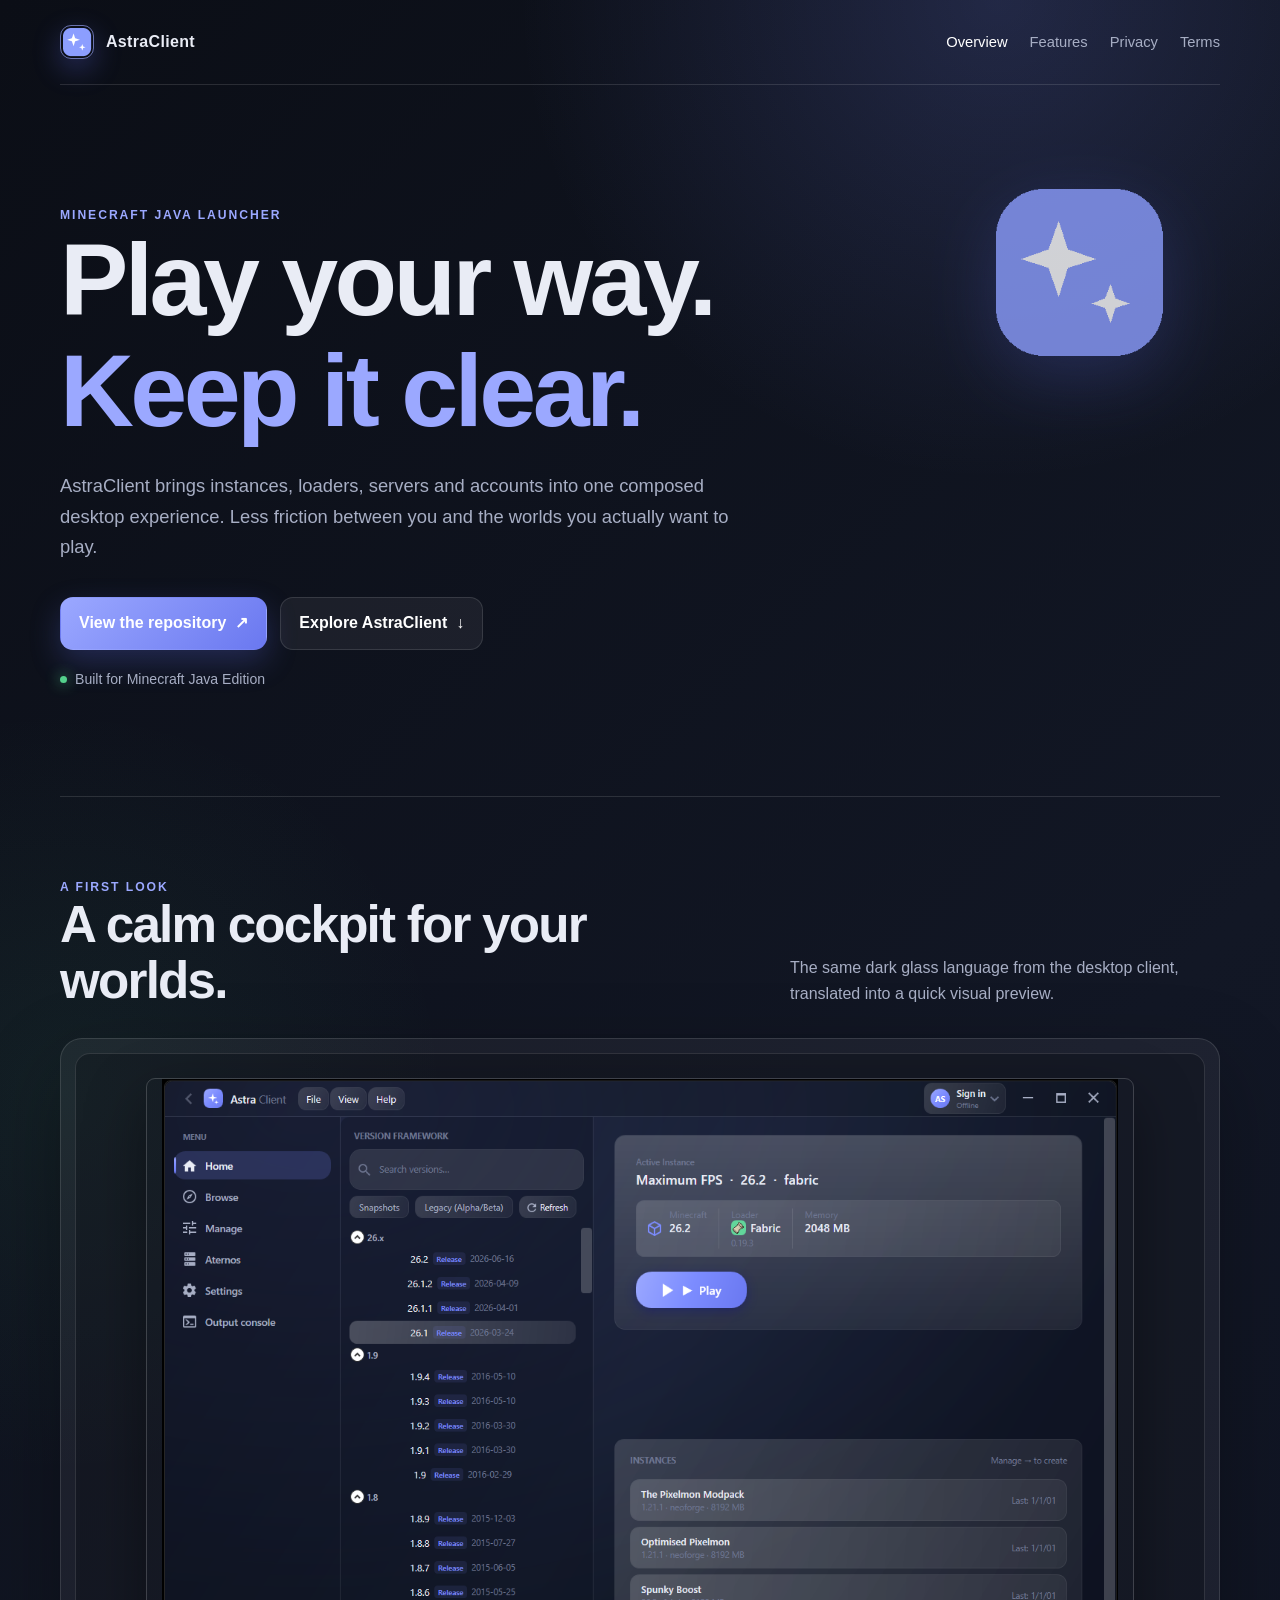
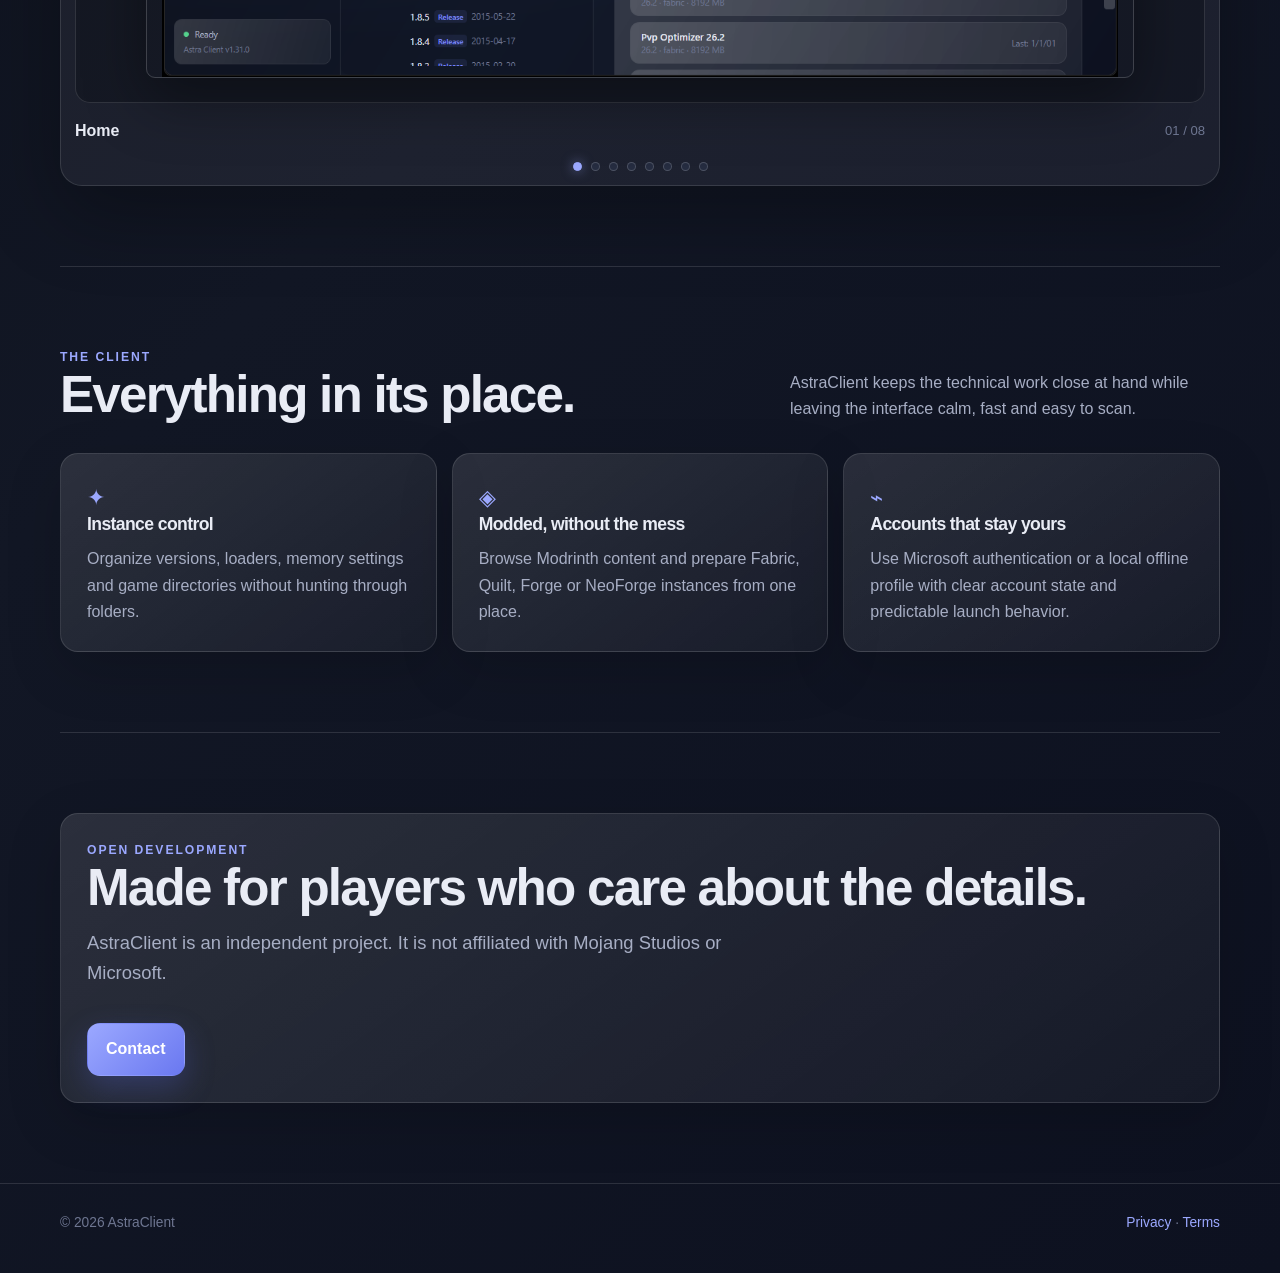
<file: docs/index.html>
<!doctype html>
<html lang="en">
<head>
  <meta charset="utf-8">
  <meta name="viewport" content="width=device-width, initial-scale=1">
  <meta name="description" content="AstraClient is a focused Minecraft Java launcher for managing instances, loaders and profiles.">
  <title>AstraClient | A quieter way to play</title>
  <link rel="icon" type="image/png" href="assets/astra_logo.png">
  <link rel="stylesheet" href="styles.css">
</head>
<body>
  <header class="shell nav">
    <a class="brand" href="index.html"><img class="brand-mark" src="assets/astra_logo.png" alt="AstraClient logo"><span>AstraClient</span></a>
    <nav class="nav-links" aria-label="Main navigation">
      <a href="index.html" aria-current="page">Overview</a>
      <a href="#features">Features</a>
      <a href="privacy.html">Privacy</a>
      <a href="terms.html">Terms</a>
    </nav>
  </header>

  <main>
    <section class="shell hero">
      <div class="eyebrow">Minecraft Java launcher</div>
      <h1>Play your way.<br><span style="color: var(--accent-light)">Keep it clear.</span></h1>
      <p class="lead">AstraClient brings instances, loaders, servers and accounts into one composed desktop experience. Less friction between you and the worlds you actually want to play.</p>
      <div class="actions">
        <a class="button primary" href="https://github.com/" rel="noreferrer">View the repository <span aria-hidden="true">↗</span></a>
        <a class="button" href="#features">Explore AstraClient <span aria-hidden="true">↓</span></a>
      </div>
      <div class="status">Built for Minecraft Java Edition</div>
    </section>

    <section class="shell section" aria-labelledby="preview-title">
      <div class="section-intro">
        <div><div class="eyebrow">A first look</div><h2 id="preview-title">A calm cockpit for your worlds.</h2></div>
        <p>The same dark glass language from the desktop client, translated into a quick visual preview.</p>
      </div>
      <div class="preview-wrap">
        <div class="screenshot-stage" aria-label="AstraClient application screenshots">
          <img class="screenshot" id="app-screenshot" src="previews/Capture%20d%E2%80%99%C3%A9cran%202026-09-14%20010952.png" alt="AstraClient Home view screenshot">
        </div>
        <div class="screenshot-meta"><strong id="screenshot-title">Home</strong><span class="screenshot-count" id="screenshot-count">01 / 08</span></div>
        <div class="screenshot-dots" id="screenshot-dots" aria-label="Choose an application screenshot"></div>
      </div>
    </section>

    <section class="shell section" id="features">
      <div class="section-intro">
        <div><div class="eyebrow">The client</div><h2>Everything in its place.</h2></div>
        <p>AstraClient keeps the technical work close at hand while leaving the interface calm, fast and easy to scan.</p>
      </div>
      <div class="grid">
        <article class="card"><div class="icon">✦</div><h3>Instance control</h3><p>Organize versions, loaders, memory settings and game directories without hunting through folders.</p></article>
        <article class="card"><div class="icon">◈</div><h3>Modded, without the mess</h3><p>Browse Modrinth content and prepare Fabric, Quilt, Forge or NeoForge instances from one place.</p></article>
        <article class="card"><div class="icon">⌁</div><h3>Accounts that stay yours</h3><p>Use Microsoft authentication or a local offline profile with clear account state and predictable launch behavior.</p></article>
      </div>
    </section>

    <section class="shell section">
      <div class="card">
        <div class="eyebrow">Open development</div>
        <h2>Made for players who care about the details.</h2>
        <p class="lead">AstraClient is an independent project. It is not affiliated with Mojang Studios or Microsoft.</p>
        <div class="actions"><a class="button primary" href="mailto:zxer_officiel@outlook.fr">Contact</a></div>
      </div>
    </section>
  </main>

  <footer><div class="shell footer-row"><span>© 2026 AstraClient</span><span><a href="privacy.html">Privacy</a> · <a href="terms.html">Terms</a></span></div></footer>
  <script>
    const screenshots = [
      ["Capture d’écran 2026-09-14 010952.png", "Home"],
      ["Capture d’écran 2026-09-14 011045.png", "Browse"],
      ["Capture d’écran 2026-09-14 011119.png", "Manage"],
      ["Capture d’écran 2026-09-14 011145.png", "Aternos"],
      ["Capture d’écran 2026-09-14 011233.png", "Settings"],
      ["Capture d’écran 2026-09-14 011301.png", "Output Console"],
      ["Capture d’écran 2026-09-14 011417.png", "About AstraClient"],
      ["Capture d’écran 2026-09-14 011502.png", "Release History"]
    ];
    const image = document.getElementById("app-screenshot");
    const title = document.getElementById("screenshot-title");
    const count = document.getElementById("screenshot-count");
    const dots = document.getElementById("screenshot-dots");
    let current = 0;

    function screenshotUrl(file) {
      return "previews/" + encodeURIComponent(file).replace(/%20/g, "%20");
    }

    function showScreenshot(index) {
      current = (index + screenshots.length) % screenshots.length;
      const [file, label] = screenshots[current];
      image.classList.add("is-changing");
      window.setTimeout(() => {
        image.src = screenshotUrl(file);
        image.alt = "AstraClient " + label + " view screenshot";
        title.textContent = label;
        count.textContent = String(current + 1).padStart(2, "0") + " / " + String(screenshots.length).padStart(2, "0");
        document.querySelectorAll(".screenshot-dot").forEach((dot, dotIndex) => dot.classList.toggle("active", dotIndex === current));
        image.classList.remove("is-changing");
      }, 120);
    }

    screenshots.forEach(([, label], index) => {
      const dot = document.createElement("button");
      dot.className = "screenshot-dot";
      dot.type = "button";
      dot.ariaLabel = "Show " + label + " screenshot";
      dot.title = label;
      dot.addEventListener("click", () => showScreenshot(index));
      dots.appendChild(dot);
    });
    showScreenshot(0);
  </script>
</body>
</html>
</file>
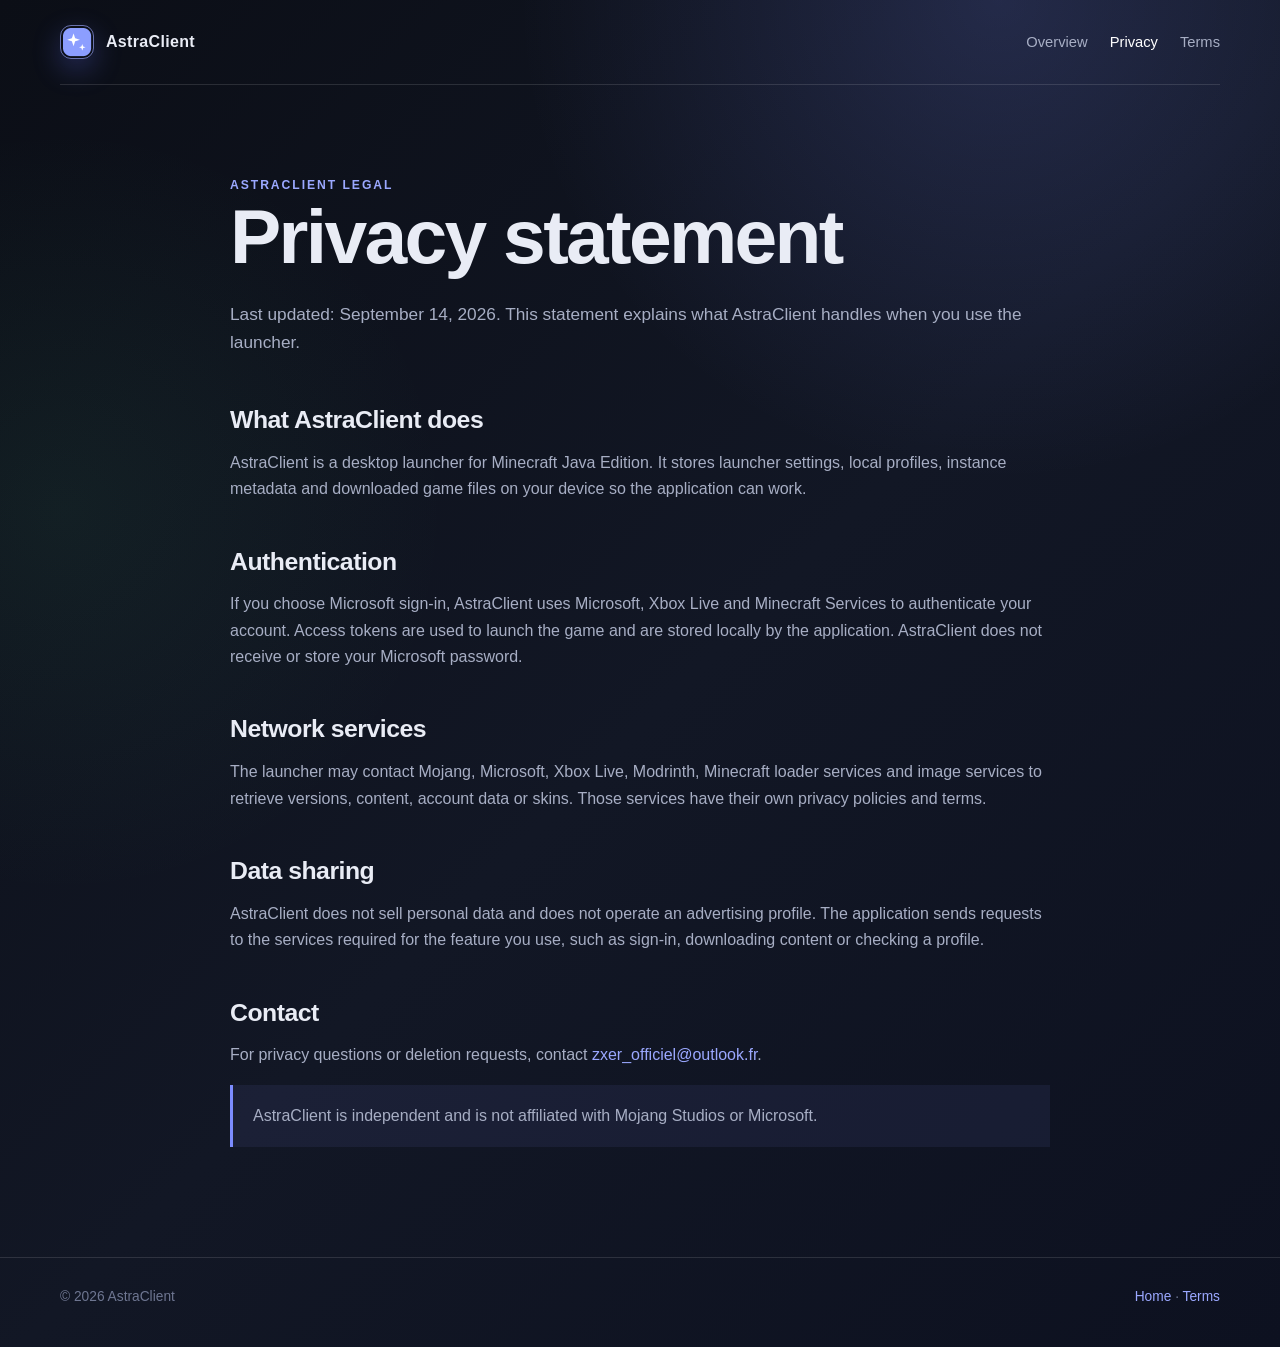
<file: docs/privacy.html>
<!doctype html>
<html lang="en">
<head>
  <meta charset="utf-8"><meta name="viewport" content="width=device-width, initial-scale=1">
  <meta name="description" content="AstraClient privacy statement."><title>Privacy | AstraClient</title><link rel="icon" type="image/png" href="assets/astra_logo.png"><link rel="stylesheet" href="styles.css">
</head>
<body>
  <header class="shell nav"><a class="brand" href="index.html"><img class="brand-mark" src="assets/astra_logo.png" alt="AstraClient logo"><span>AstraClient</span></a><nav class="nav-links" aria-label="Main navigation"><a href="index.html">Overview</a><a href="privacy.html" aria-current="page">Privacy</a><a href="terms.html">Terms</a></nav></header>
  <main class="shell legal"><div class="eyebrow">AstraClient legal</div><h1>Privacy statement</h1><p class="intro">Last updated: September 14, 2026. This statement explains what AstraClient handles when you use the launcher.</p>
    <h2>What AstraClient does</h2><p>AstraClient is a desktop launcher for Minecraft Java Edition. It stores launcher settings, local profiles, instance metadata and downloaded game files on your device so the application can work.</p>
    <h2>Authentication</h2><p>If you choose Microsoft sign-in, AstraClient uses Microsoft, Xbox Live and Minecraft Services to authenticate your account. Access tokens are used to launch the game and are stored locally by the application. AstraClient does not receive or store your Microsoft password.</p>
    <h2>Network services</h2><p>The launcher may contact Mojang, Microsoft, Xbox Live, Modrinth, Minecraft loader services and image services to retrieve versions, content, account data or skins. Those services have their own privacy policies and terms.</p>
    <h2>Data sharing</h2><p>AstraClient does not sell personal data and does not operate an advertising profile. The application sends requests to the services required for the feature you use, such as sign-in, downloading content or checking a profile.</p>
    <h2>Contact</h2><p>For privacy questions or deletion requests, contact <a href="mailto:zxer_officiel@outlook.fr">zxer_officiel@outlook.fr</a>.</p>
    <div class="notice">AstraClient is independent and is not affiliated with Mojang Studios or Microsoft.</div>
  </main>
  <footer><div class="shell footer-row"><span>© 2026 AstraClient</span><span><a href="index.html">Home</a> · <a href="terms.html">Terms</a></span></div></footer>
</body>
</html>
</file>
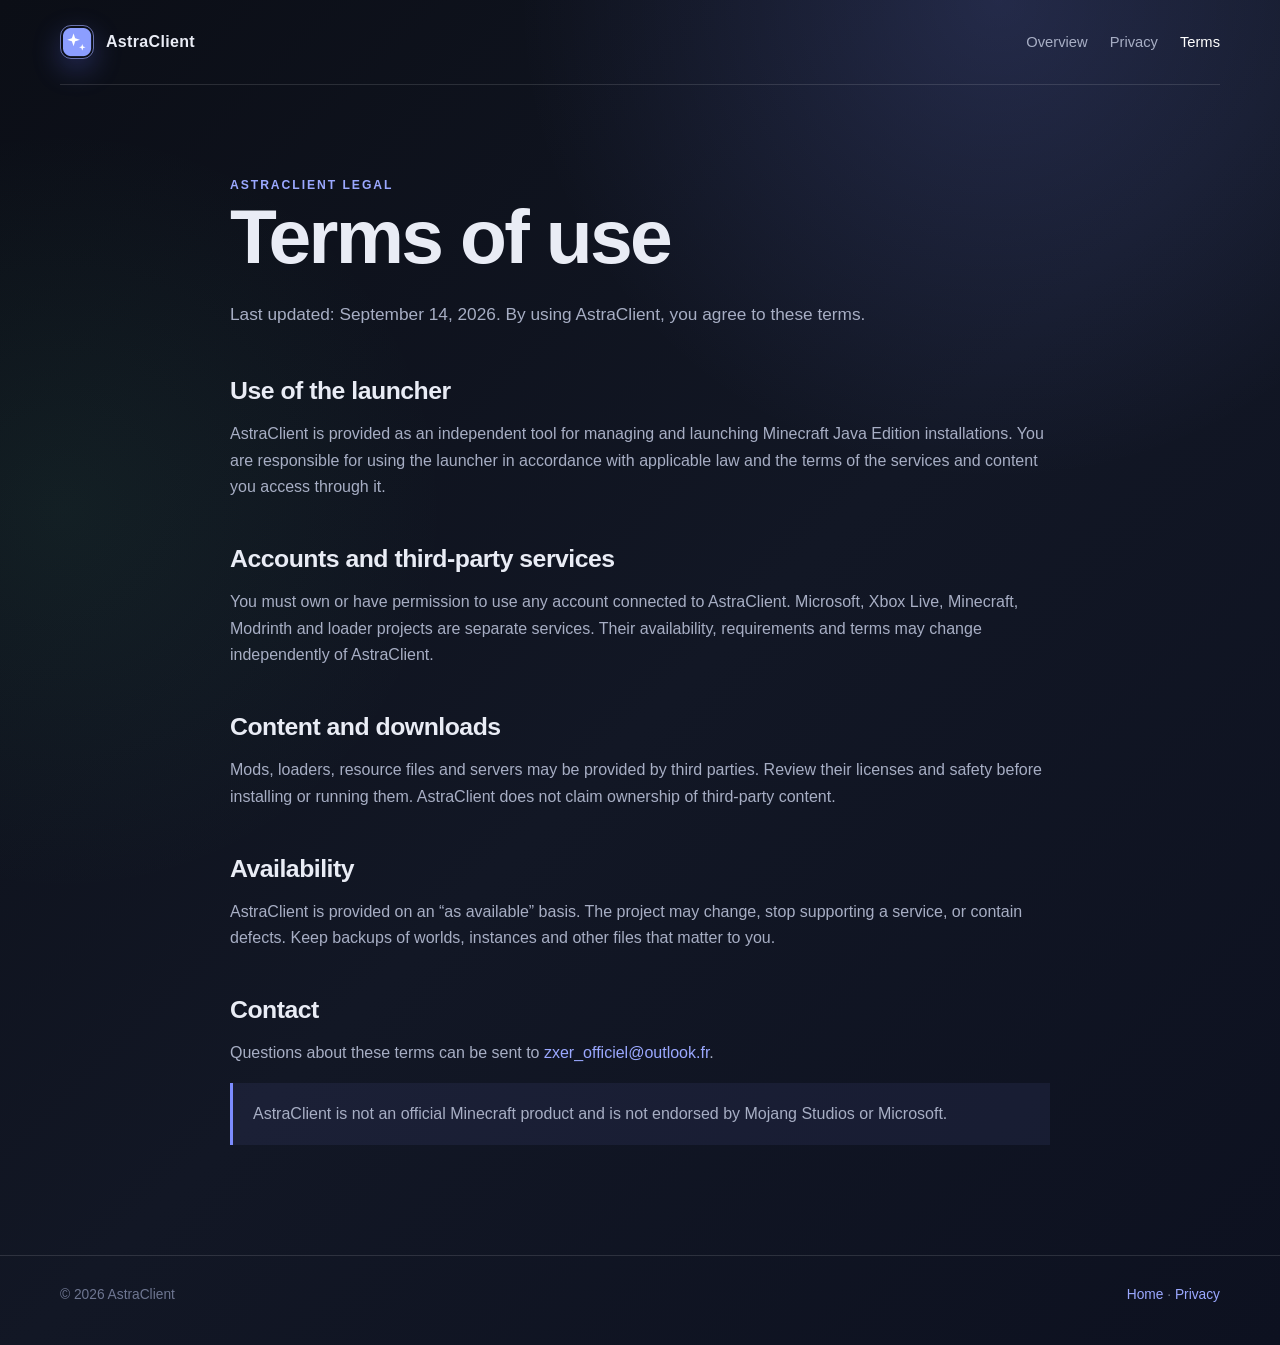
<file: docs/terms.html>
<!doctype html>
<html lang="en">
<head>
  <meta charset="utf-8"><meta name="viewport" content="width=device-width, initial-scale=1">
  <meta name="description" content="AstraClient terms of use."><title>Terms | AstraClient</title><link rel="icon" type="image/png" href="assets/astra_logo.png"><link rel="stylesheet" href="styles.css">
</head>
<body>
  <header class="shell nav"><a class="brand" href="index.html"><img class="brand-mark" src="assets/astra_logo.png" alt="AstraClient logo"><span>AstraClient</span></a><nav class="nav-links" aria-label="Main navigation"><a href="index.html">Overview</a><a href="privacy.html">Privacy</a><a href="terms.html" aria-current="page">Terms</a></nav></header>
  <main class="shell legal"><div class="eyebrow">AstraClient legal</div><h1>Terms of use</h1><p class="intro">Last updated: September 14, 2026. By using AstraClient, you agree to these terms.</p>
    <h2>Use of the launcher</h2><p>AstraClient is provided as an independent tool for managing and launching Minecraft Java Edition installations. You are responsible for using the launcher in accordance with applicable law and the terms of the services and content you access through it.</p>
    <h2>Accounts and third-party services</h2><p>You must own or have permission to use any account connected to AstraClient. Microsoft, Xbox Live, Minecraft, Modrinth and loader projects are separate services. Their availability, requirements and terms may change independently of AstraClient.</p>
    <h2>Content and downloads</h2><p>Mods, loaders, resource files and servers may be provided by third parties. Review their licenses and safety before installing or running them. AstraClient does not claim ownership of third-party content.</p>
    <h2>Availability</h2><p>AstraClient is provided on an “as available” basis. The project may change, stop supporting a service, or contain defects. Keep backups of worlds, instances and other files that matter to you.</p>
    <h2>Contact</h2><p>Questions about these terms can be sent to <a href="mailto:zxer_officiel@outlook.fr">zxer_officiel@outlook.fr</a>.</p>
    <div class="notice">AstraClient is not an official Minecraft product and is not endorsed by Mojang Studios or Microsoft.</div>
  </main>
  <footer><div class="shell footer-row"><span>© 2026 AstraClient</span><span><a href="index.html">Home</a> · <a href="privacy.html">Privacy</a></span></div></footer>
</body>
</html>
</file>
<file: docs/styles.css>
:root {
  color-scheme: dark;
  --bg: #0b0e16;
  --bg-mid: #121725;
  --panel: rgba(24, 30, 47, .72);
  --panel-strong: rgba(31, 39, 62, .9);
  --line: rgba(255, 255, 255, .12);
  --text: #e9ecf5;
  --muted: #a7aec4;
  --quiet: #6e7691;
  --accent: #7c8cff;
  --accent-light: #9ba8ff;
  --success: #54d18c;
  --max: 1160px;
  font-family: "Segoe UI", "Trebuchet MS", sans-serif;
}

* { box-sizing: border-box; }

html { scroll-behavior: smooth; }

body {
  margin: 0;
  min-width: 320px;
  color: var(--text);
  background:
    radial-gradient(circle at 78% 0%, rgba(124, 140, 255, .18), transparent 30rem),
    radial-gradient(circle at 5% 38%, rgba(84, 209, 140, .07), transparent 24rem),
    linear-gradient(135deg, var(--bg), var(--bg-mid) 52%, #0d1120);
  line-height: 1.65;
}

a { color: var(--accent-light); text-decoration: none; }
a:hover { color: #fff; }

.shell { width: min(calc(100% - 40px), var(--max)); margin: 0 auto; }

.nav {
  display: flex;
  align-items: center;
  justify-content: space-between;
  gap: 24px;
  padding: 25px 0;
  border-bottom: 1px solid var(--line);
}

.brand { display: inline-flex; align-items: center; gap: 12px; color: var(--text); font-weight: 700; letter-spacing: .02em; }
.brand-mark {
  display: grid;
  place-items: center;
  width: 34px;
  height: 34px;
  border: 1px solid rgba(155, 168, 255, .65);
  border-radius: 11px;
  object-fit: cover;
  box-shadow: 0 10px 28px rgba(92, 106, 229, .32);
}

.nav-links { display: flex; flex-wrap: wrap; gap: 22px; font-size: .92rem; }
.nav-links a { color: var(--muted); }
.nav-links a:hover, .nav-links a[aria-current="page"] { color: #fff; }

.eyebrow { color: var(--accent-light); font-size: .76rem; font-weight: 700; letter-spacing: .16em; text-transform: uppercase; }
h1, h2, h3 { margin: 0; line-height: 1.08; letter-spacing: -.035em; }
h1 { max-width: 760px; font-size: clamp(3.1rem, 8vw, 6.6rem); }
h2 { font-size: clamp(2rem, 4vw, 3.25rem); }
h3 { font-size: 1.1rem; }
.lead { max-width: 670px; margin: 25px 0 0; color: var(--muted); font-size: 1.15rem; }

.hero { position: relative; padding: 120px 0 105px; }
.hero::after {
  content: "";
  position: absolute;
  right: 4%;
  top: 92px;
  width: 190px;
  height: 190px;
  border-radius: 42px;
  background: url("assets/astra_logo.png") center / contain no-repeat;
  opacity: .8;
  filter: drop-shadow(0 20px 35px rgba(92, 106, 229, .28));
  pointer-events: none;
}

.actions { display: flex; flex-wrap: wrap; gap: 13px; margin-top: 35px; }
.button { display: inline-flex; align-items: center; gap: 9px; padding: 12px 18px; border: 1px solid var(--line); border-radius: 13px; color: #fff; background: rgba(255,255,255,.06); font-weight: 700; }
.button.primary { border-color: transparent; background: linear-gradient(135deg, var(--accent-light), #6a78f0); box-shadow: 0 12px 30px rgba(91, 104, 224, .28); }
.button:hover { transform: translateY(-2px); color: #fff; }

.section { padding: 80px 0; border-top: 1px solid var(--line); }
.section-intro { display: flex; align-items: end; justify-content: space-between; gap: 30px; margin-bottom: 30px; }
.section-intro p { max-width: 430px; margin: 0; color: var(--muted); }
.grid { display: grid; grid-template-columns: repeat(3, 1fr); gap: 15px; }
.card { padding: 26px; border: 1px solid var(--line); border-radius: 18px; background: linear-gradient(145deg, rgba(255,255,255,.11), rgba(255,255,255,.035)); box-shadow: 0 18px 55px rgba(0,0,0,.16); }
.card p { margin: 12px 0 0; color: var(--muted); }
.icon { color: var(--accent-light); font-size: 1.35rem; }
.status { display: inline-flex; align-items: center; gap: 8px; margin-top: 18px; color: var(--muted); font-size: .88rem; }
.status::before { content: ""; width: 7px; height: 7px; border-radius: 50%; background: var(--success); box-shadow: 0 0 14px var(--success); }

.preview-wrap { padding: 14px; border: 1px solid var(--line); border-radius: 22px; background: rgba(255,255,255,.05); box-shadow: 0 28px 80px rgba(0,0,0,.3); }
.preview { display: grid; grid-template-columns: 170px 1fr; grid-template-rows: 31px 1fr; min-height: 360px; overflow: hidden; border: 1px solid rgba(255,255,255,.12); border-radius: 14px; background: linear-gradient(135deg, #101522, #171e30); }
.preview-windowbar { grid-column: 1 / -1; display: flex; align-items: center; justify-content: space-between; padding: 0 12px; border-bottom: 1px solid rgba(255,255,255,.08); color: var(--quiet); background: rgba(5, 8, 14, .35); font-size: .62rem; }
.window-controls { display: flex; gap: 6px; }
.window-controls span { width: 7px; height: 7px; border: 1px solid rgba(255,255,255,.22); border-radius: 50%; }
.preview-side { padding: 20px 14px; border-right: 1px solid var(--line); background: rgba(8,11,19,.42); }
.preview-side .brand { margin-bottom: 35px; font-size: .88rem; }
.preview-side .brand-mark { width: 27px; height: 27px; border-radius: 8px; }
.preview-nav { display: grid; gap: 8px; color: var(--quiet); font-size: .75rem; }
.preview-nav span { padding: 9px 11px; border-radius: 9px; }
.preview-nav span.active { color: #fff; background: linear-gradient(135deg, rgba(155,168,255,.27), rgba(124,140,255,.1)); }
.preview-main { padding: 25px; }
.preview-top { display: flex; justify-content: space-between; gap: 20px; align-items: start; }
.preview-kicker { color: var(--quiet); font-size: .68rem; letter-spacing: .15em; text-transform: uppercase; }
.preview-title { margin-top: 8px; font-size: 1.75rem; font-weight: 700; letter-spacing: -.04em; }
.preview-avatar { display: block; width: 34px; height: 34px; border: 1px solid rgba(155,168,255,.55); border-radius: 50%; object-fit: cover; }
.preview-instance { display: grid; grid-template-columns: 84px 1fr auto; gap: 18px; align-items: center; margin-top: 28px; padding: 18px; border: 1px solid var(--line); border-radius: 13px; background: linear-gradient(145deg, rgba(255,255,255,.11), rgba(255,255,255,.035)); }
.preview-art { display: block; aspect-ratio: 1; width: 100%; border-radius: 11px; object-fit: cover; }
.preview-instance strong { display: block; font-size: .9rem; }
.preview-instance small { color: var(--muted); font-size: .72rem; }
.preview-launch { padding: 9px 13px; border-radius: 9px; color: #fff; background: linear-gradient(135deg, var(--accent-light), #6a78f0); font-size: .72rem; font-weight: 700; }
.preview-metrics { display: grid; grid-template-columns: repeat(3, 1fr); gap: 10px; margin-top: 12px; }
.preview-metric { padding: 14px; border: 1px solid var(--line); border-radius: 11px; background: rgba(255,255,255,.045); }
.preview-metric b { display: block; font-size: .9rem; }
.preview-metric span { color: var(--quiet); font-size: .66rem; }
.screenshot-stage { position: relative; display: flex; align-items: center; justify-content: center; min-height: 430px; padding: 24px 70px; border: 1px solid var(--line); border-radius: 15px; background: rgba(5, 8, 14, .3); }
.screenshot { display: block; width: 100%; max-height: 600px; object-fit: contain; border: 1px solid rgba(255,255,255,.18); border-radius: 9px; box-shadow: 0 22px 60px rgba(0,0,0,.38); transition: opacity .18s ease, transform .18s ease; }
.screenshot.is-changing { opacity: .25; transform: scale(.985); }
.screenshot-control { display: none; }
.screenshot-meta { display: flex; align-items: center; justify-content: space-between; gap: 16px; margin-top: 15px; color: var(--muted); }
.screenshot-meta strong { color: var(--text); }
.screenshot-count { color: var(--quiet); font-size: .82rem; }
.screenshot-dots { display: flex; justify-content: center; gap: 9px; margin-top: 18px; }
.screenshot-dot { width: 9px; height: 9px; padding: 0; border: 1px solid rgba(255,255,255,.18); border-radius: 50%; background: #252c40; cursor: pointer; transition: background .18s ease, border-color .18s ease, transform .18s ease; }
.screenshot-dot:hover { border-color: var(--accent-light); background: #5966b7; transform: scale(1.2); }
.screenshot-dot:focus-visible { outline: 2px solid var(--accent-light); outline-offset: 4px; }
.screenshot-dot.active { border-color: var(--accent-light); background: var(--accent-light); box-shadow: 0 0 12px rgba(155,168,255,.55); }

.legal { max-width: 820px; padding: 90px 0 110px; }
.legal h1 { font-size: clamp(2.8rem, 6vw, 5rem); }
.legal .intro { margin: 22px 0 50px; color: var(--muted); font-size: 1.08rem; }
.legal h2 { margin: 46px 0 14px; font-size: 1.55rem; letter-spacing: -.02em; }
.legal p, .legal li { color: var(--muted); }
.legal ul { padding-left: 21px; }
.notice { padding: 18px 20px; border-left: 3px solid var(--accent); background: rgba(124, 140, 255, .08); color: var(--muted); }

footer { padding: 28px 0 38px; border-top: 1px solid var(--line); color: var(--quiet); font-size: .86rem; }
footer .footer-row { display: flex; justify-content: space-between; gap: 20px; }

@media (max-width: 720px) {
  .shell { width: min(calc(100% - 28px), var(--max)); }
  .nav { align-items: flex-start; flex-direction: column; }
  .hero { padding: 75px 0 78px; }
  .hero::after { display: none; }
  .grid { grid-template-columns: 1fr; }
  .preview { grid-template-columns: 1fr; grid-template-rows: 31px 1fr; }
  .preview-side { display: none; }
  .preview-main { padding: 18px; }
  .preview-instance { grid-template-columns: 60px 1fr; gap: 12px; }
  .preview-launch { grid-column: 1 / -1; text-align: center; }
  .screenshot-stage { min-height: 230px; padding: 12px 42px; }
  .screenshot-meta { align-items: flex-start; flex-direction: column; gap: 4px; }
  .screenshot-dots { gap: 7px; }
  .section-intro { display: block; }
  .section-intro p { margin-top: 14px; }
  footer .footer-row { display: block; }
  footer .footer-row p { margin: 8px 0 0; }
}
</file>
